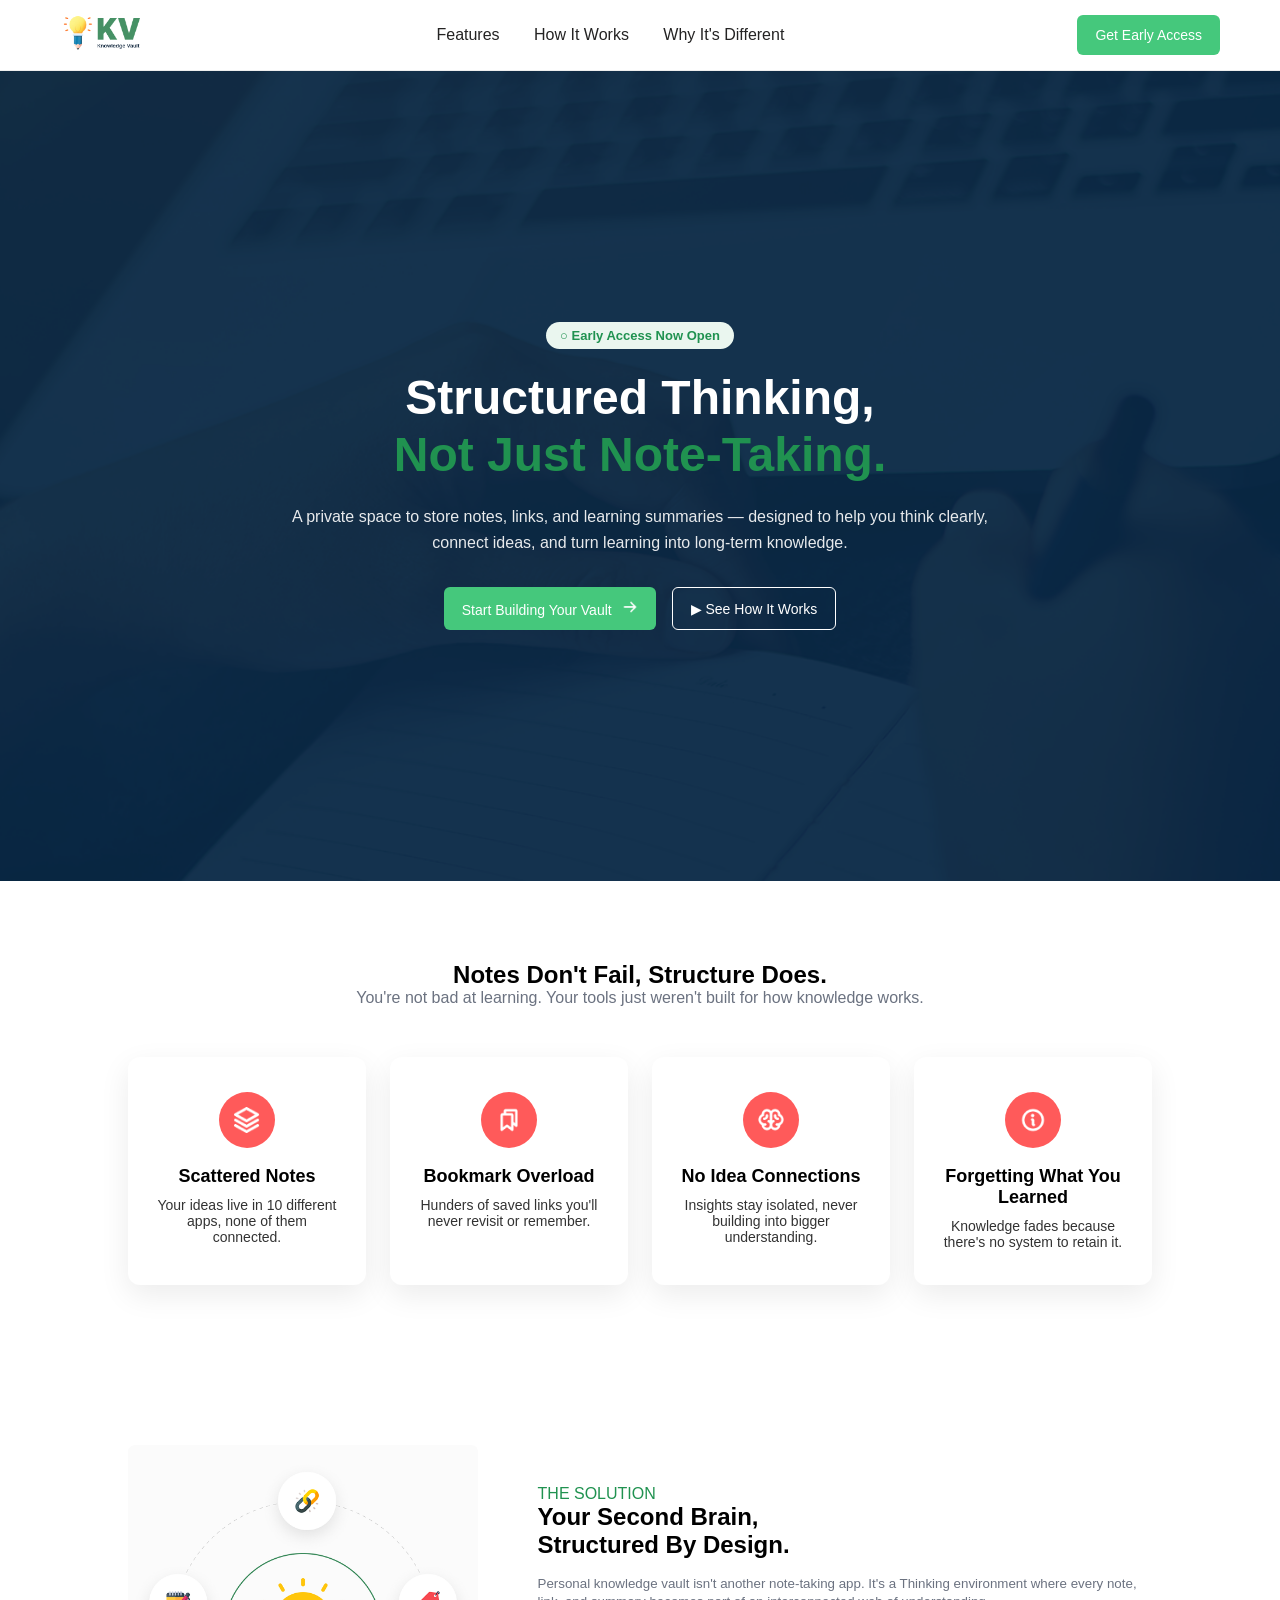
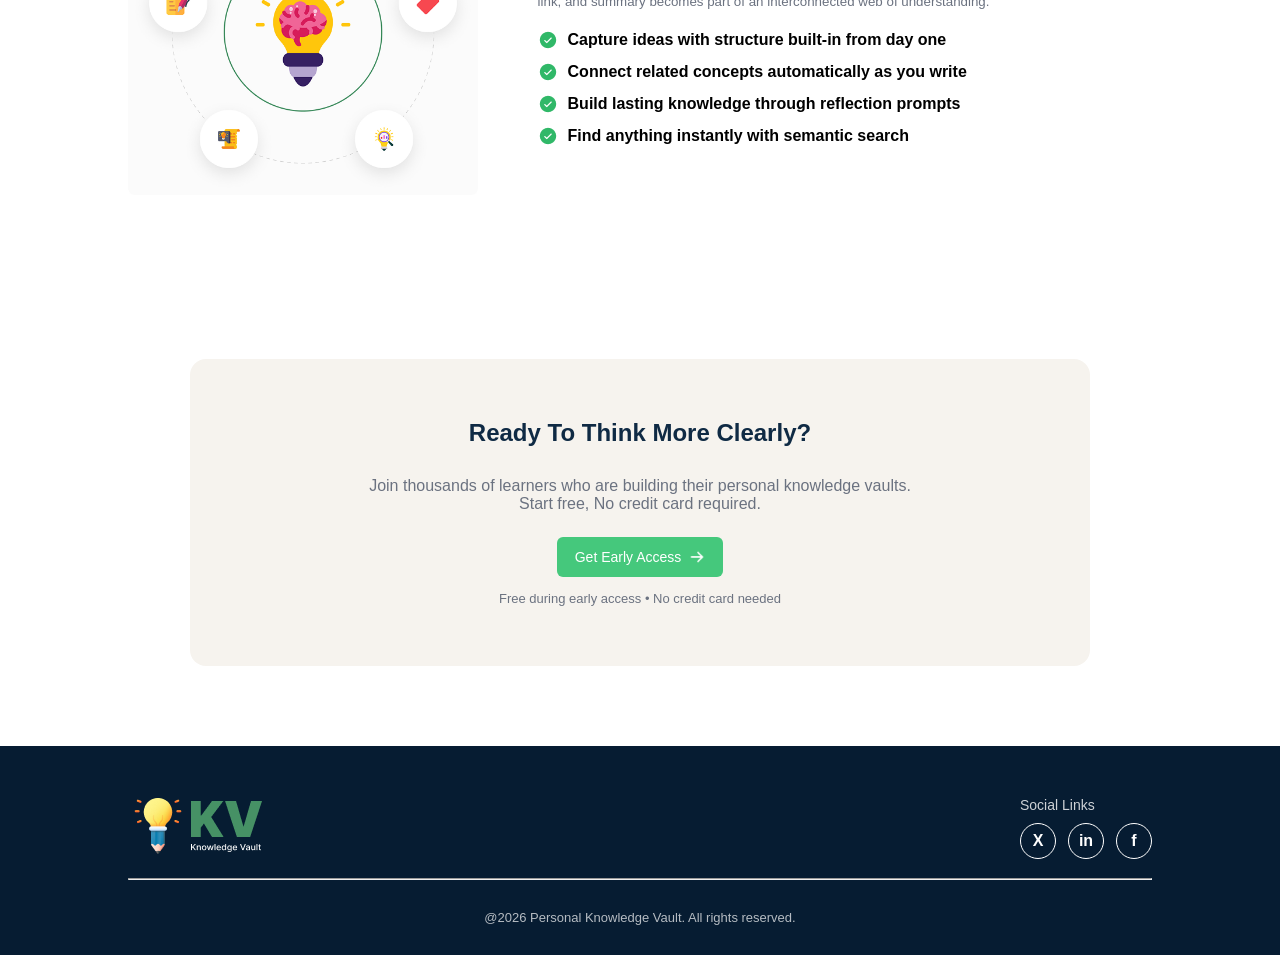
<file: index.html>
<!DOCTYPE html>
<html lang="en">
<head>
  <meta charset="UTF-8">
  <meta name="viewport" content="width=device-width, initial-scale=1.0">
  <title>Knowledge Vault</title>
<link rel="icon" href="images/logo-navbar.png" type="image/png">
  <link rel="stylesheet" href="projects.css">
</head>
<body>

<!--NavBar-->
<header class="navbar">
  <div class="nav-container">
    <div class="nav-left">
      <img src="images/logo-navbar.png" alt=" ">
    </div>

    <nav class="nav-center">
      <a href="#">Features</a>
      <a href="#">How It Works</a>
      <a href="#">Why It's Different</a>
    </nav>

    <div class="nav-right">
      <button class="btn-primary">Get Early Access</button>
    </div>
  </div>
</header>

<!--Sections-->
<section class="Sections">
  <div class="Sections-overlay"></div>

  <div class="Sections-content">
    <span class="badge">○ Early Access Now Open</span>

    <h1>
      Structured Thinking,<br>
      <span>Not Just Note-Taking.</span>
    </h1>

    <p>
      A private space to store notes, links, and learning summaries —
      designed to help you think clearly, connect ideas, and turn learning
      into long-term knowledge.
    </p>

    <div class="Section-buttons">
      <button class="btn-primary">
        Start Building Your Vault
        <img src="images/ArrowRight.png" alt="">
      </button>

      <button class="btn-outline">▶ See How It Works</button>
    </div>
  </div>
</section>

<!--ProblemSections-->
<section class="ProblemSections">
  <h2>Notes Don't Fail, Structure Does.</h2>
  <p class="subtitle">
    You're not bad at learning. Your tools just weren't built for how knowledge works.
  </p>

  <div class="ProblemSections-cards">

    <div class="card">
      <div class="icon-circle">
        <img src="images/Vector.png" alt="">
      </div>
      <h3>Scattered Notes</h3>
      <p>Your ideas live in 10 different apps, none of them connected.</p>
    </div>

    <div class="card">
      <div class="icon-circle">
        <img src="images/Bookmarks.png" alt="">
      </div>
      <h3>Bookmark Overload</h3>
      <p>Hunders of saved links you'll never revisit or remember.</p>
    </div>

    <div class="card">
      <div class="icon-circle">
        <img src="images/Brain.png" alt="">
      </div>
      <h3>No Idea Connections</h3>
      <p>Insights stay isolated, never building into bigger understanding.</p>
    </div>

    <div class="card">
      <div class="icon-circle">
        <img src="images/Info.png" alt="">
      </div>
      <h3>Forgetting What You Learned</h3>
      <p>Knowledge fades because there's no system to retain it.</p>
    </div>

  </div>
</section>

<!--SolutionSection-->
<section class="SolutionSection">
  <div class="SolutionSection-left">
    <img src="images/knowledge.png">
  </div>

  <div class="SolutionSection-right">
    <span class="section-tag" style="color:#209250;"> THE SOLUTION</span>
    <h2><strong>Your Second Brain,</strong></h2>
        <h2><strong>Structured By Design.</strong></h2>
    <p class=" "><small>Personal knowledge vault isn't another note-taking app. It's a Thinking environment where every note, link, and summary becomes part of an interconnected web of understanding.</small></p>

    <ul>
      <li><img src="images/CheckCircle.png"> <b>Capture ideas with structure built-in from day one</b></li>
      <li><img src="images/CheckCircle.png"> <b>Connect related concepts automatically as you write</b></li>
      <li><img src="images/CheckCircle.png"> <b>Build lasting knowledge through reflection prompts</b></li>
      <li><img src="images/CheckCircle.png"> <b>Find anything instantly with semantic search</b></li>
    </ul>
  </div>
</section>

<!--CallToAction-->
<section class="CallToAction">
  <div class="CallToAction-box">
    <h1>Ready To Think More Clearly?</h1><br>
  <p>Join thousands of learners who are building their personal knowledge vaults.</p>
  <p>Start free, No credit card required.</p>

    <button class="btn-primary CallToAction-btn">
      Get Early Access
      <img src="images/ArrowRight.png" alt="Arrow Right">
    </button>

    <p class="CallToAction-note">
      Free during early access • No credit card needed
    </p>
  </div>
</section>

<!--Footer-->
<footer class="footer">
  <div class="footer-container">

    <div class="footer-left">
      <img src="images/logo-footer.png" alt="KV Logo">
    </div>

    <div class="footer-right">
      <p>Social Links</p>
      <div class="social-icons">
        <a href="#" class="social">X</a>
        <a href="#" class="social">in</a>
        <a href="#" class="social">f</a>
      </div>
    </div>
  </div><br><hr>
  <div class="footer-bottom">
    @2026 Personal Knowledge Vault. All rights reserved.
  </div>
</footer>
</body>
</html>
</file>
<file: projects.css>
/*Buttons*/
* {
  margin: 0;
  padding: 0;
  box-sizing: border-box;
  font-family: Arial, sans-serif;
}

/*Button*/
.btn-primary {
  background: #45c87c;
  color: #fff;
  border: none;
  padding: 12px 18px;
  border-radius: 6px;
  cursor: pointer;
  font-size: 14px;
}

.btn-outline {
  background: transparent;
  color: #fff;
  border: 1px solid #fff;
  padding: 12px 18px;
  border-radius: 6px;
  cursor: pointer;
  font-size: 14px;
}

/*NavBar*/
.navbar {
  background: #fff;
  border-bottom: 1px solid #eee;
}

.nav-container {
  max-width: 1200px;
  margin: auto;
  padding: 15px 20px;
  display: flex;
  align-items: center;
  justify-content: space-between;
}

.nav-left img {
  height: 36px;
}

.nav-center a {
  margin: 0 15px;
  text-decoration: none;
  color: #242323;
  font-weight: 500;
}

/*Sections*/
.Sections {
  position: relative;
  min-height: 90vh;
  background: url("images/hero-bg.png") center/cover no-repeat;
  display: flex;
  align-items: center;
  justify-content: center;
  text-align: center;
}

.Sections-overlay {
  position: absolute;
  inset: 0;
  background: rgba(7, 42, 74, 0.65);
}

.Sections-content {
  position: relative;
  max-width: 760px;
  padding: 0 20px;
  color: #ffffff;
}

/* badge */
.badge {
  display: inline-block;
  padding: 6px 14px;
  border-radius: 999px;
  background: #eaf6ef;
  color: #209250;
  font-size: 13px;
  font-weight: 600;
  margin-bottom: 20px;
}

/* Sections heading */
.Sections-content h1 {
  font-size: 48px;
  line-height: 1.2;
  margin-bottom: 20px;
}

.Sections-content h1 span {
  color: #209250;
}

/* Sections paragraph */
.Sections-content p {
  font-size: 16px;
  line-height: 1.6;
  opacity: 0.9;
  margin-bottom: 32px;
}

/*Sections-buttons*/
.Section-buttons {
  display: flex;
  justify-content: center;
  gap: 16px;
}

.Section-buttons img {
  width: 16px;
  margin-left: 6px;
}

/*ProblemSections*/
.ProblemSections {
  padding: 80px 10%;
  text-align: center;
}

.subtitle {
  color: #6b7280;
}

.ProblemSections-cards {
  display: grid;
  grid-template-columns: repeat(4, 1fr);
  gap: 24px;
  margin-top: 50px;
}

.card {
  background: #fff;
  padding: 35px 25px;
  border-radius: 12px;
  box-shadow: 0 10px 30px rgba(0, 0, 0, 0.08);
}

.icon-circle {
  width: 56px;
  height: 56px;
  margin: 0 auto 18px;
  border-radius: 50%;
  background: #ff5a5a;
  display: flex;
  align-items: center;
  justify-content: center;
}

.icon-circle img {
  width: 26px;
}

.card h3 {
  margin-bottom: 10px;
  font-size: 18px;
}

.card p {
  font-size: 14px;
  opacity: 0.8;
}

/*SolutionSection*/
.SolutionSection {
  display: flex;
  gap: 60px;
  padding: 80px 10%;
  align-items: center;
}

.SolutionSection-left img {
  max-width: 100%;
}

.SolutionSection-right p {
  margin: 15px 0 20px;
  color: #6b7280;
}

.SolutionSection ul {
  padding: 0;
}

.SolutionSection ul li {
  list-style: none;
  margin: 12px 0;
  display: flex;
  gap: 10px;
  align-items: center;
}

/*CallToAction*/
.CallToAction {
  padding: 80px 20px;
  display: flex;
  justify-content: center;
}

.CallToAction-box {
  background: #f6f3ee;
  border-radius: 16px;
  padding: 60px 20px;
  max-width: 900px;
  width: 100%;
  text-align: center;
}

.CallToAction-box h1 {
  margin-bottom: 12px;
  color: #0f2a44;
}

.CallToAction-box p {
  color: #6b7280;
}

.CallToAction-btn {
  margin-top: 24px;
  display: inline-flex;
  align-items: center;
  gap: 8px;
}

.CallToAction-btn img {
  width: 16px;
}

.CallToAction-note {
  margin-top: 14px;
  font-size: 13px;
  color: #7a8794;
}

/*Footer*/
.footer {
  background: #061c32;
  color: white;
  padding: 50px 10% 30px;
}

.footer-container {
  display: flex;
  justify-content: space-between;
  align-items: center;
}

.footer-right p {
  margin-bottom: 10px;
  font-size: 14px;
  opacity: 0.8;
}

.social-icons {
  display: flex;
  gap: 12px;
}

.social {
  width: 36px;
  height: 36px;
  border-radius: 50%;
  border: 1px solid #fff;
  color: #fff;
  display: flex;
  align-items: center;
  justify-content: center;
  text-decoration: none;
  font-weight: bold;
  transition: 0.3s;
}

.social:hover {
  background: #209250;
  border-color: #209250;
}

.footer-bottom {
  text-align: center;
  margin-top: 30px;
  font-size: 13px;
  opacity: 0.7;
}


/* ===== BUTTON HOVER EFFECT ===== */

/* Primary button hover */
.btn-primary {
  transition: background-color 0.3s ease, transform 0.2s ease;
}

.btn-primary:hover {
  background-color: #209250; /* darker green */
  transform: translateY(-2px); /* slight lift */
}

/* Outline button hover */
.btn-outline {
  transition: background-color 0.3s ease, color 0.3s ease;
}

.btn-outline:hover {
  background-color: #ffffff;
  color: #209250;
}
</file>
